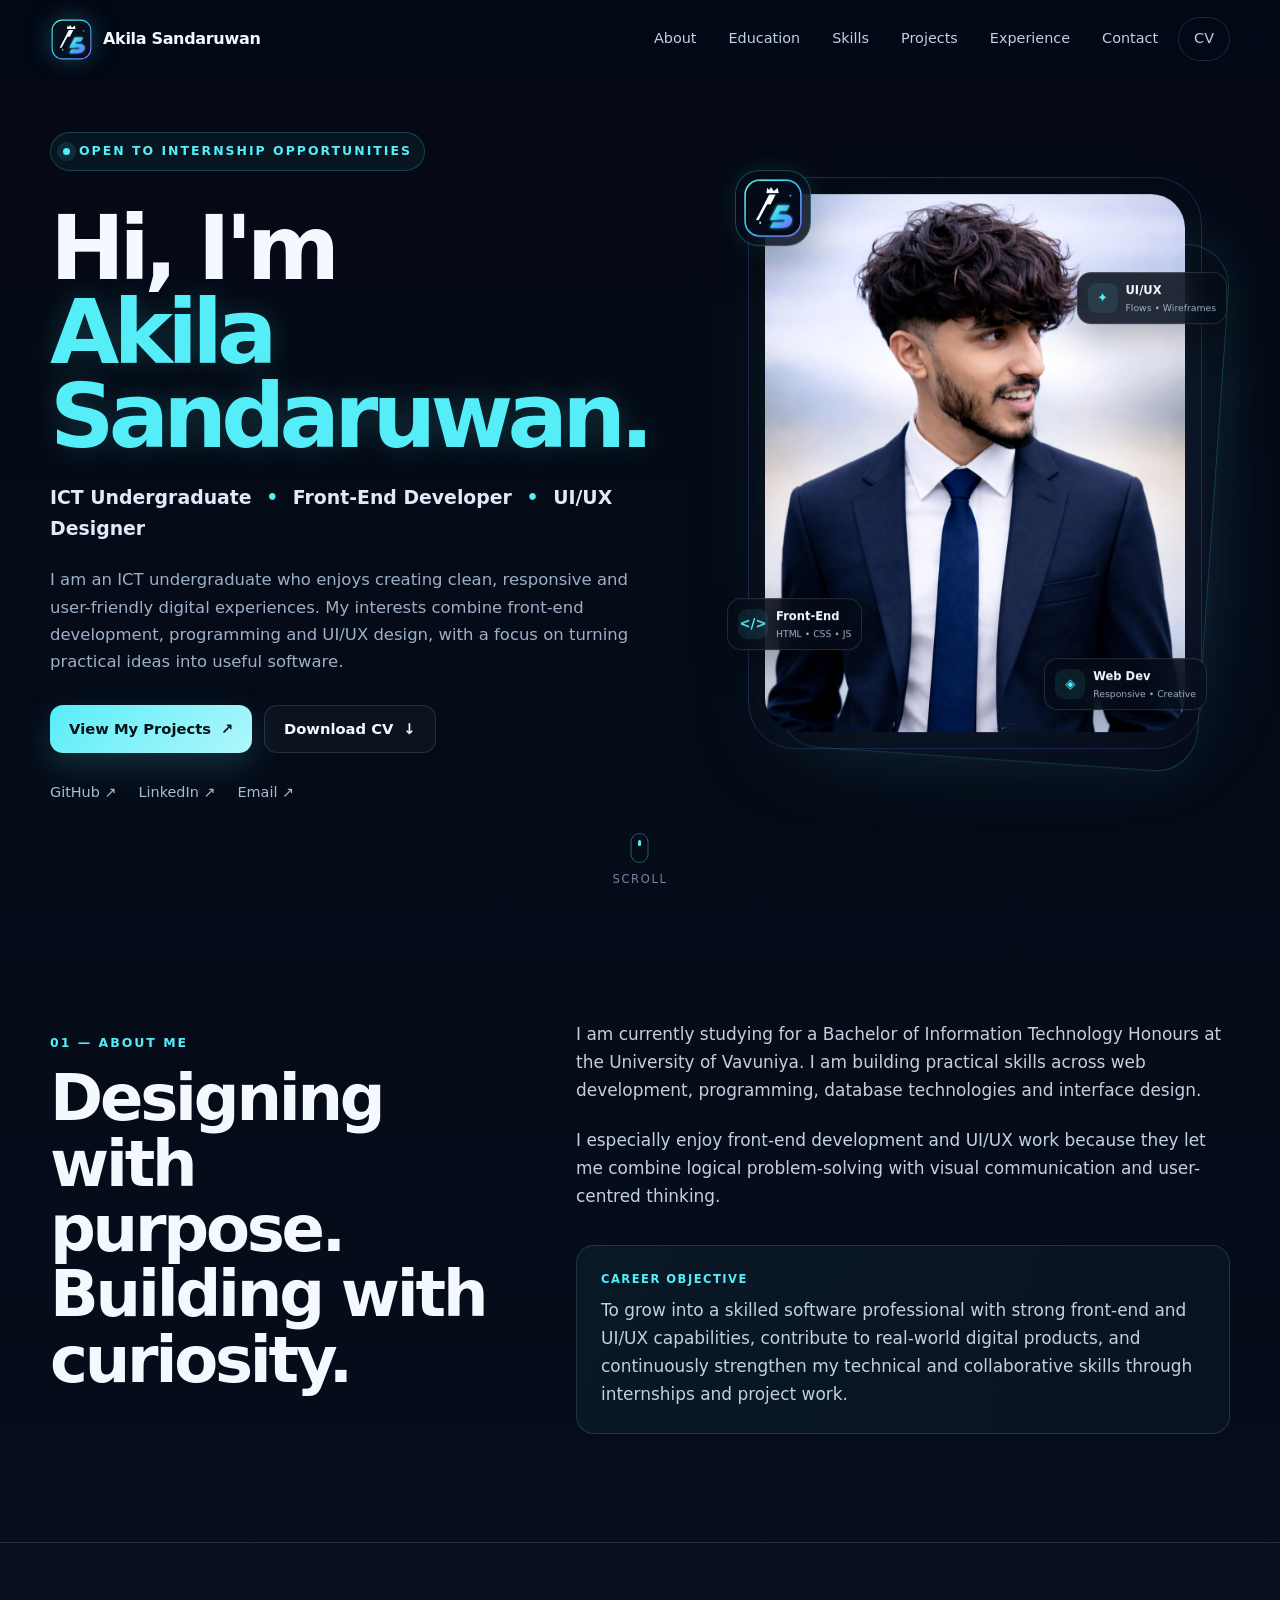
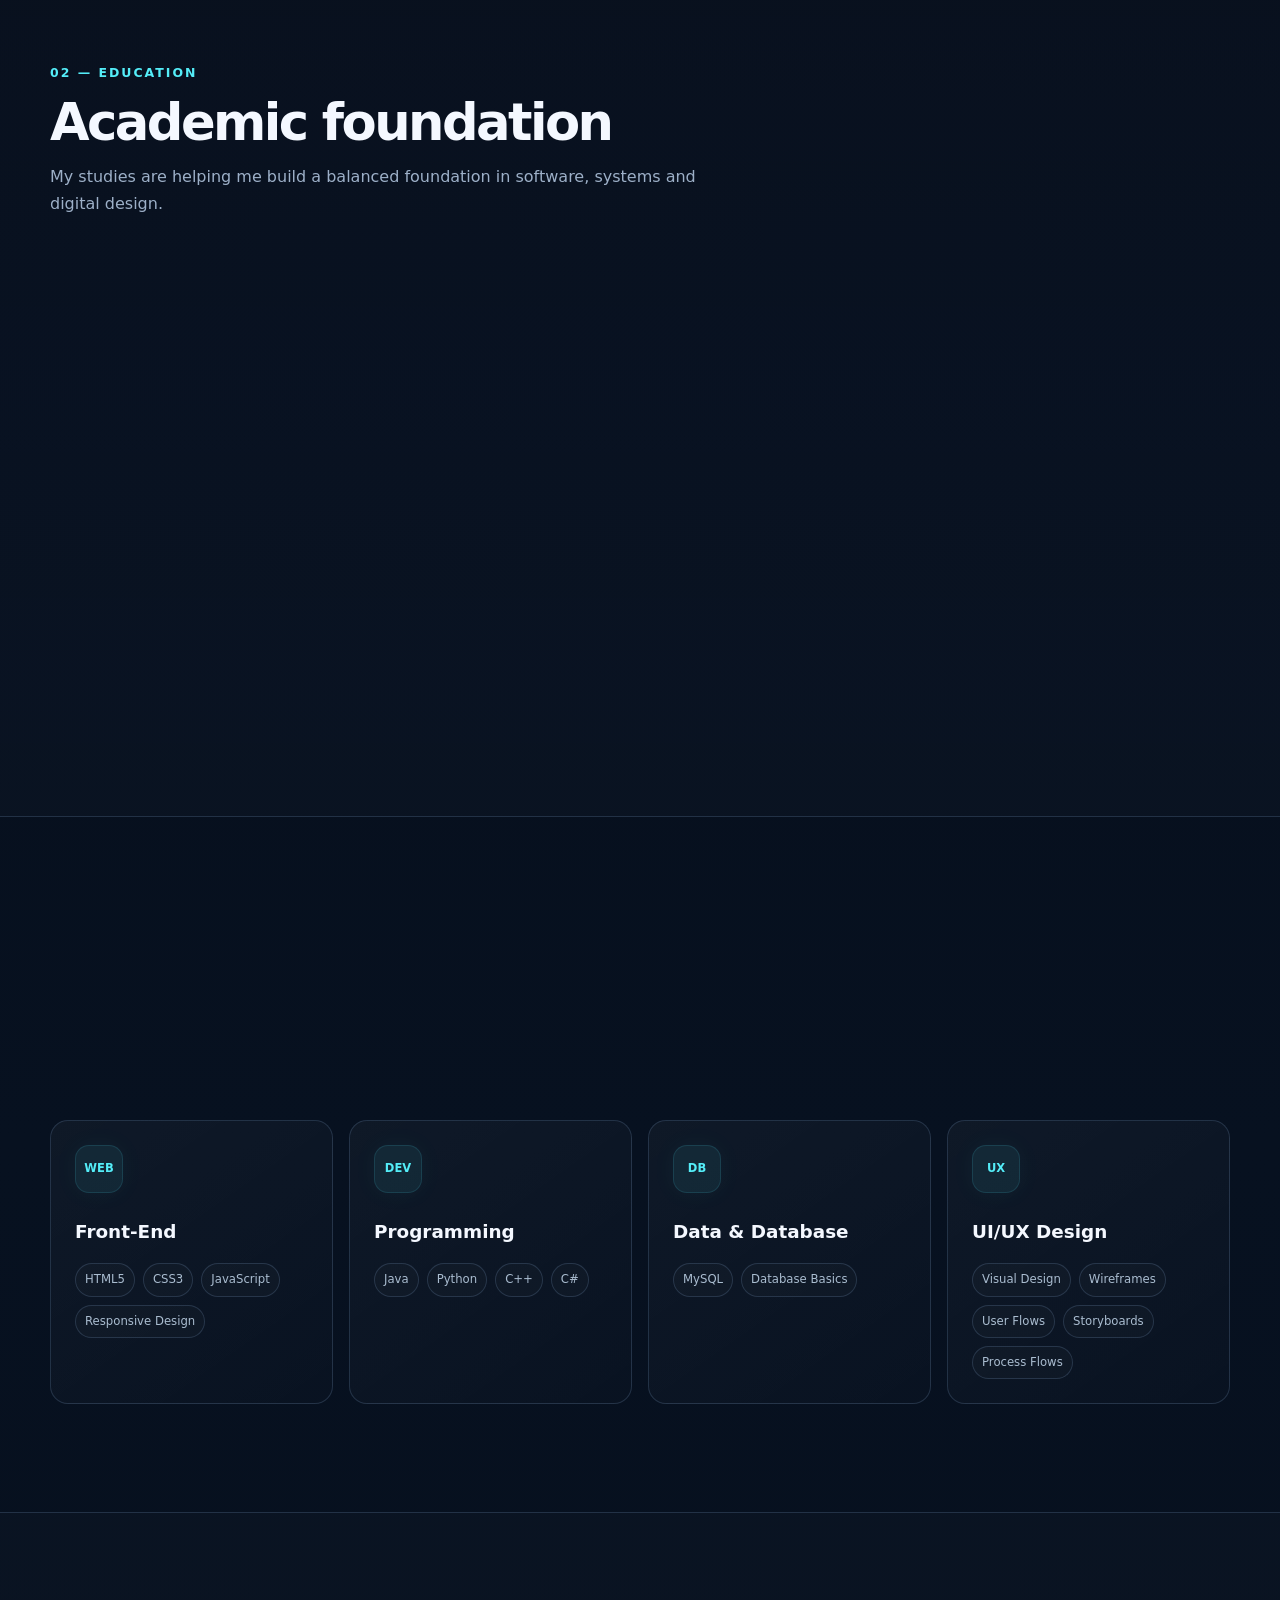
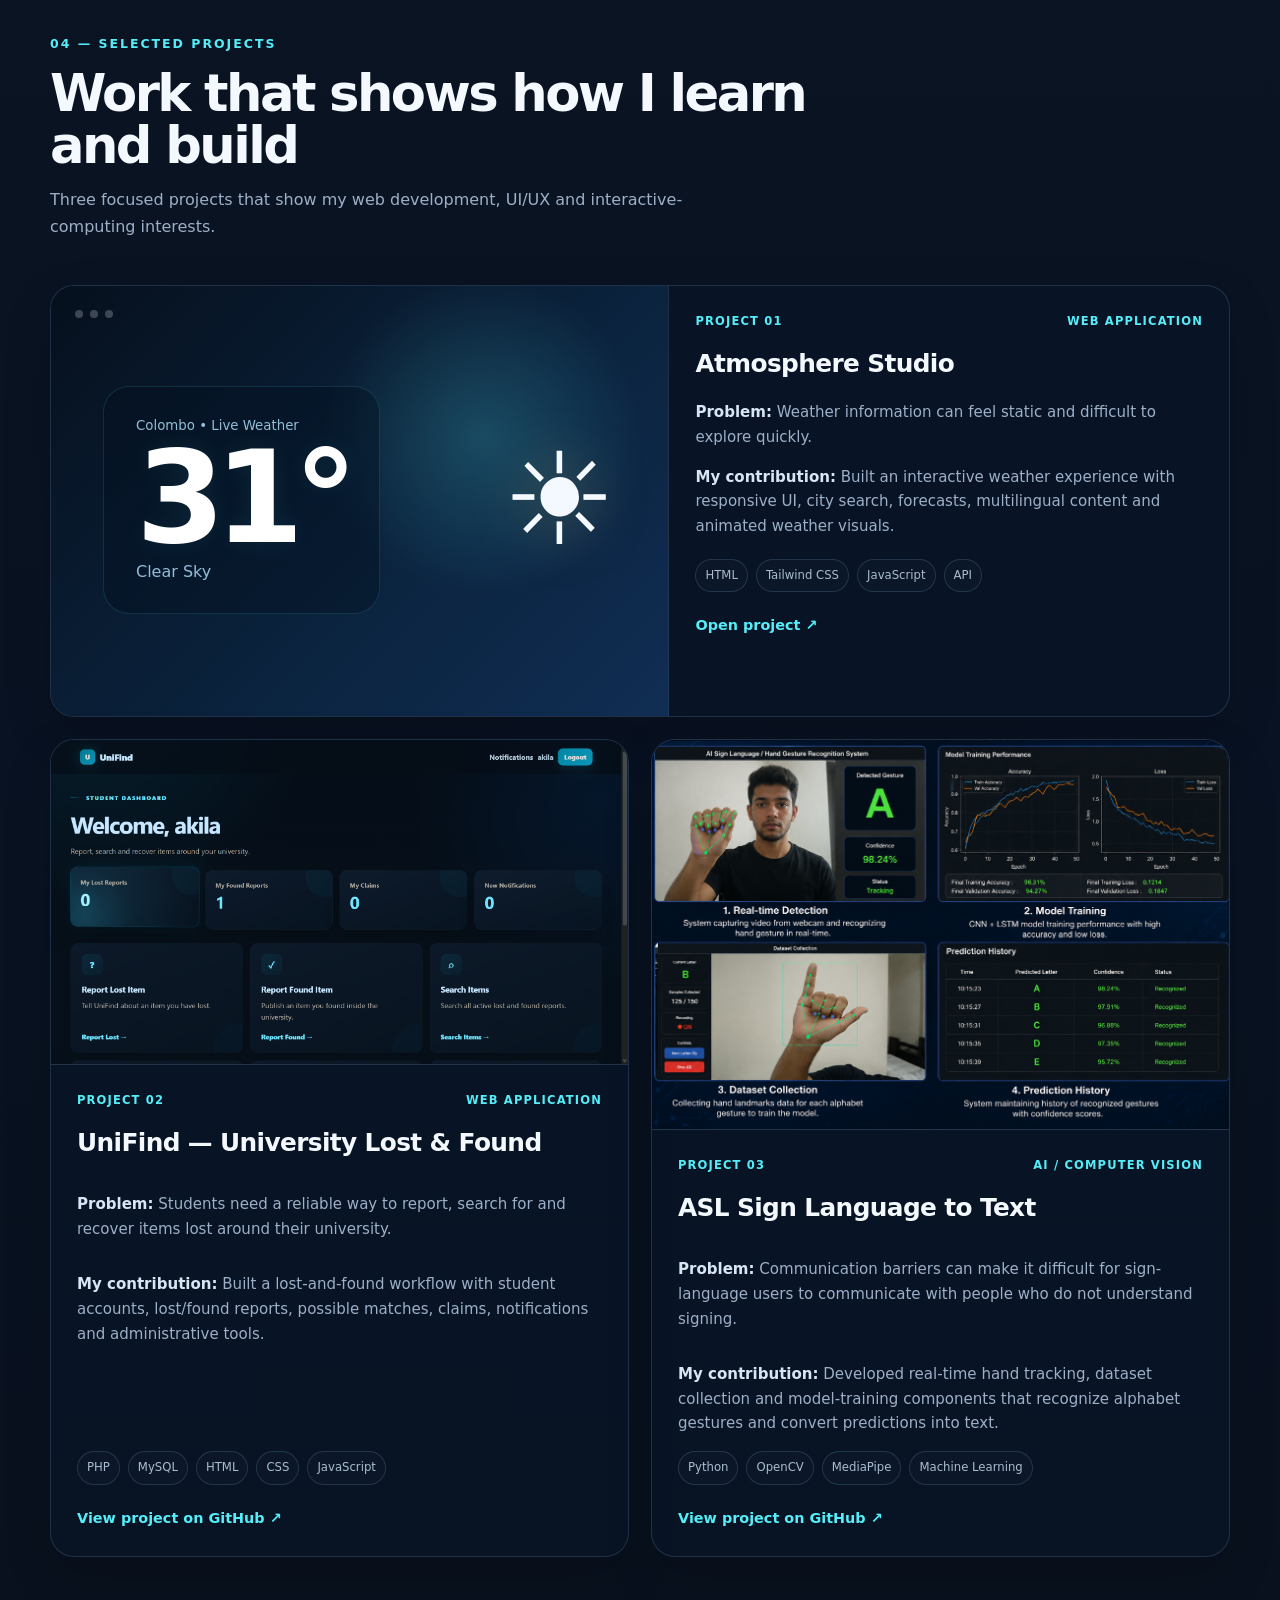
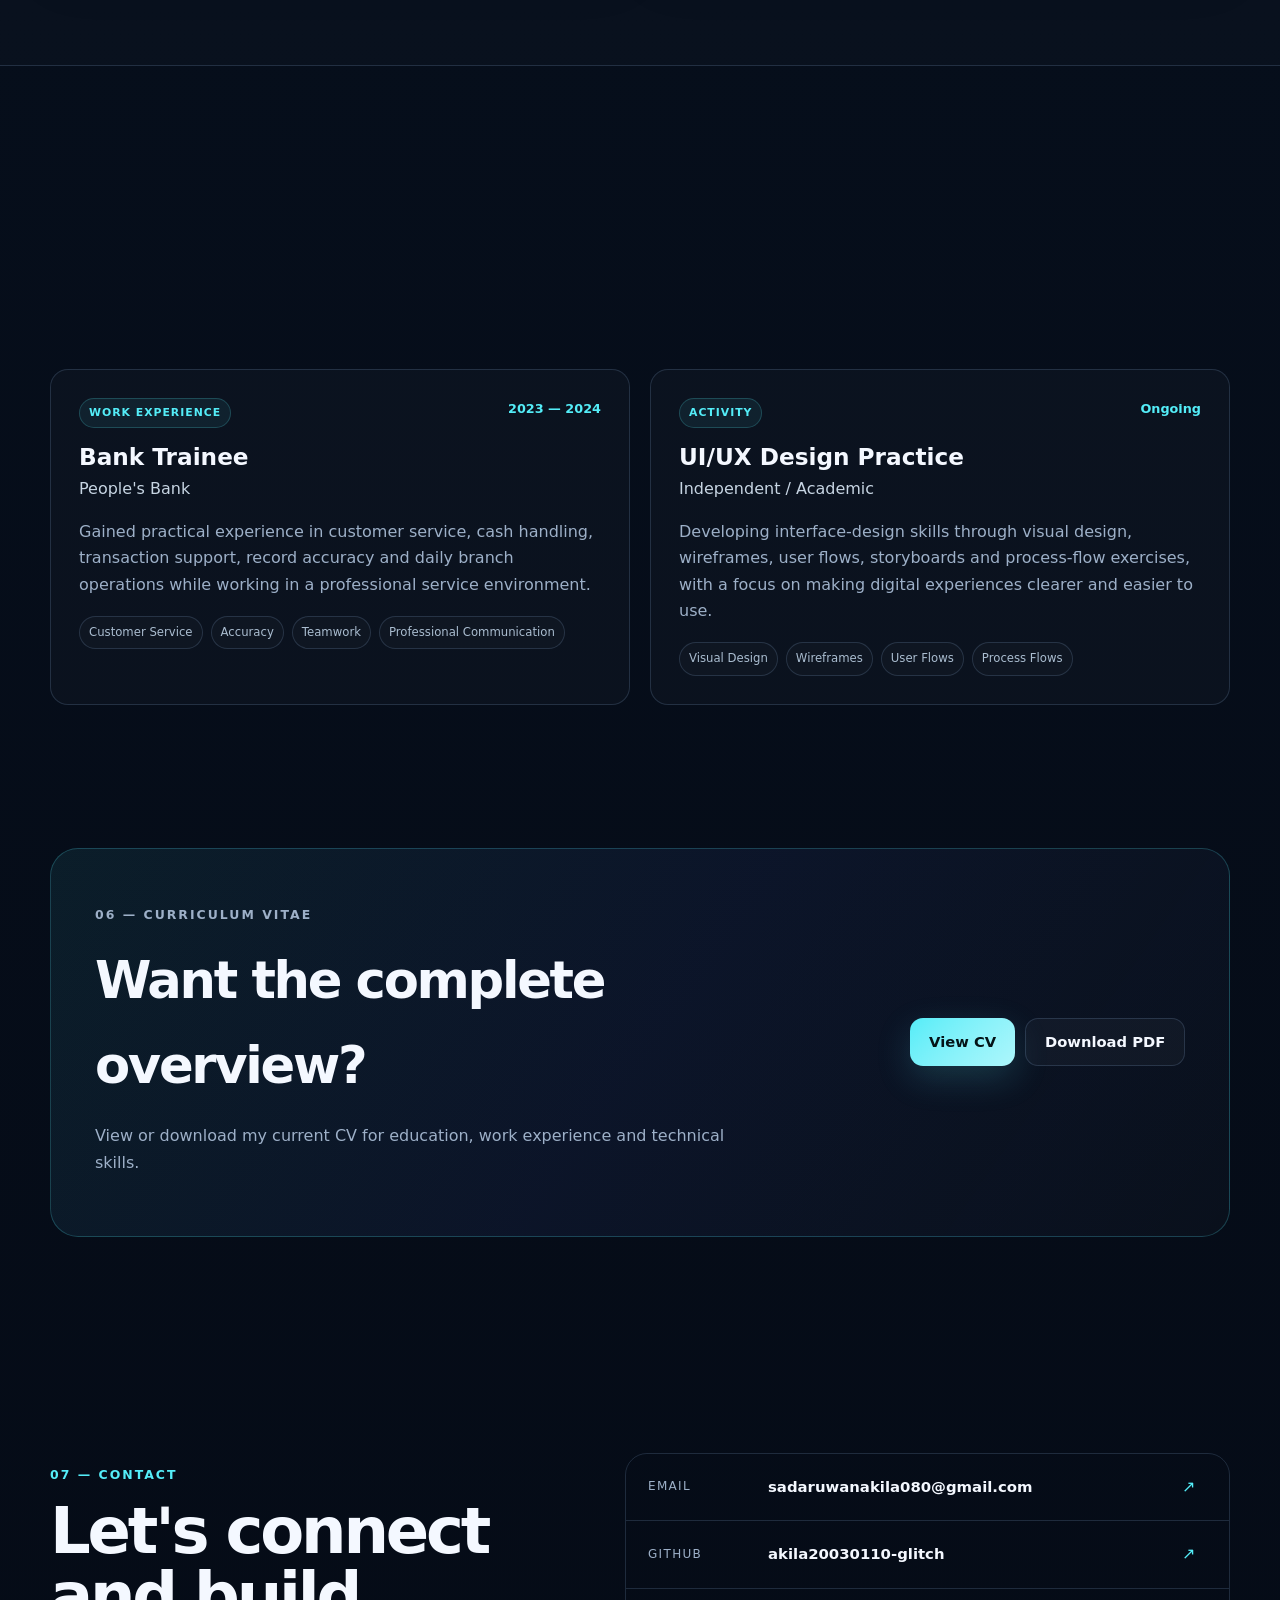
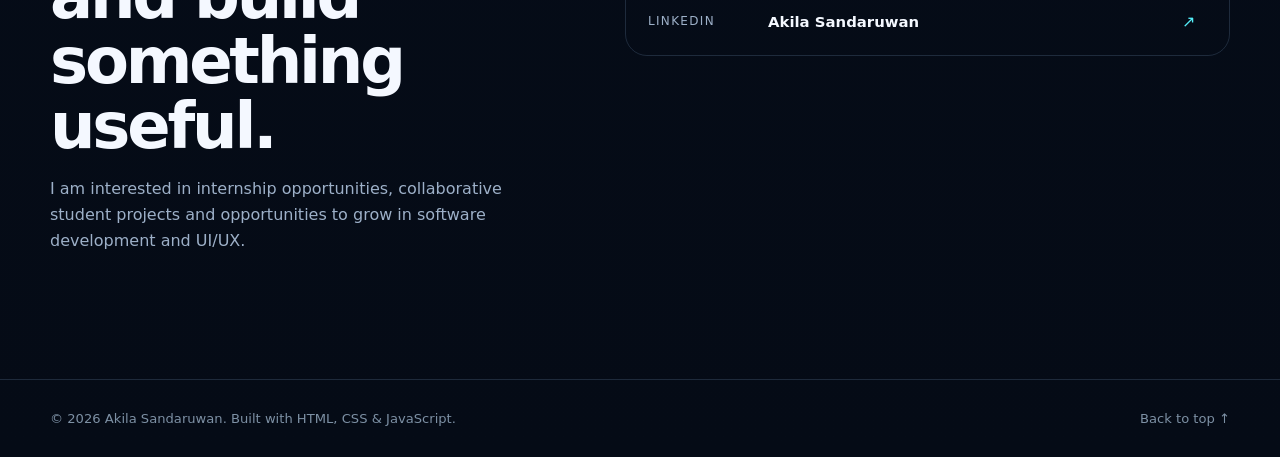
<file: index.html>
<!DOCTYPE html>
<html lang="en">
<head>
  <meta charset="UTF-8" />
  <meta name="viewport" content="width=device-width, initial-scale=1.0" />
  <meta name="description" content="Professional portfolio of Akila Sandaruwan, ICT undergraduate, front-end developer and UI/UX designer." />
  <meta name="theme-color" content="#07101d" />
  <title>Akila Sandaruwan | Portfolio</title>
  <link rel="icon" href="assets/as-logo.svg" type="image/svg+xml" />
  <link rel="stylesheet" href="styles.css" />
</head>
<body>
  <a class="skip-link" href="#main">Skip to content</a>

  <div class="theme-flow" aria-hidden="true">
    <span class="flow-orb orb-a"></span>
    <span class="flow-orb orb-b"></span>
    <span class="flow-orb orb-c"></span>
  </div>
  <div class="noise-layer" aria-hidden="true"></div>
  <div id="spark-field" aria-hidden="true"></div>

  <header class="site-header" id="top">
    <nav class="nav container" aria-label="Primary navigation">
      <a class="brand" href="#home" aria-label="Akila Sandaruwan home">
        <img class="brand-logo" src="assets/as-logo.svg" alt="" />
        <span>Akila Sandaruwan</span>
      </a>

      <button class="nav-toggle" type="button" aria-expanded="false" aria-controls="nav-links" aria-label="Open navigation menu">
        <span></span><span></span><span></span>
      </button>

      <div class="nav-links" id="nav-links">
        <a class="nav-link glow-follow" href="#about">About</a>
        <a class="nav-link glow-follow" href="#education">Education</a>
        <a class="nav-link glow-follow" href="#skills">Skills</a>
        <a class="nav-link glow-follow" href="#projects">Projects</a>
        <a class="nav-link glow-follow" href="#experience">Experience</a>
        <a class="nav-link glow-follow" href="#contact">Contact</a>
        <a class="nav-cv glow-follow" href="assets/Akila_Sandaruwan_CV.pdf" target="_blank" rel="noopener">CV</a>
      </div>
    </nav>
  </header>

  <main id="main">
    <section class="hero section" id="home">
      <div class="container hero-grid">
        <div class="hero-copy reveal reveal-left">
          <p class="eyebrow"><span class="status-dot"></span> Open to internship opportunities</p>
          <h1>Hi, I'm <span>Akila Sandaruwan.</span></h1>
          <p class="hero-title">ICT Undergraduate <b>•</b> Front-End Developer <b>•</b> UI/UX Designer</p>
          <p class="hero-intro">
            I am an ICT undergraduate who enjoys creating clean, responsive and user-friendly digital experiences. My interests combine front-end development, programming and UI/UX design, with a focus on turning practical ideas into useful software.
          </p>
          <div class="hero-actions">
            <a class="btn btn-primary magnetic" href="#projects">View My Projects <span>↗</span></a>
            <a class="btn btn-secondary magnetic" href="assets/Akila_Sandaruwan_CV.pdf" download>Download CV <span>↓</span></a>
          </div>
          <div class="social-row" aria-label="Professional links">
            <a href="https://github.com/akila20030110-glitch" target="_blank" rel="noopener">GitHub ↗</a>
            <a href="https://www.linkedin.com/in/akila-sadaruwan-8a9152344/" target="_blank" rel="noopener">LinkedIn ↗</a>
            <a href="mailto:sadaruwanakila080@gmail.com">Email ↗</a>
          </div>
        </div>

        <div class="hero-visual reveal reveal-right">
          <div class="portrait-shell" data-parallax="0.07">
            <div class="portrait-ring"></div>
            <div class="portrait-glow"></div>
            <img src="assets/profile.jpg" alt="Professional portrait of Akila Sandaruwan" />
            <div class="portrait-logo-badge" title="Akila Sandaruwan logo">
              <img src="assets/as-logo.svg" alt="AS logo" />
            </div>
            <div class="floating-card compact-card card-code">
              <span>&lt;/&gt;</span>
              <div><b>Front-End</b><small>HTML • CSS • JS</small></div>
            </div>
            <div class="floating-card compact-card card-design">
              <span>✦</span>
              <div><b>UI/UX</b><small>Flows • Wireframes</small></div>
            </div>
            <div class="floating-card compact-card card-web">
              <span>◈</span>
              <div><b>Web Dev</b><small>Responsive • Creative</small></div>
            </div>
          </div>
        </div>
      </div>
      <a class="scroll-cue" href="#about" aria-label="Scroll to About section"><span></span>Scroll</a>
    </section>

    <section class="section" id="about">
      <div class="container two-column">
        <div class="section-heading reveal reveal-left">
          <p class="section-kicker">01 — About Me</p>
          <h2>Designing with purpose. Building with curiosity.</h2>
        </div>
        <div class="about-panel reveal reveal-right">
          <p>I am currently studying for a Bachelor of Information Technology Honours at the University of Vavuniya. I am building practical skills across web development, programming, database technologies and interface design.</p>
          <p>I especially enjoy front-end development and UI/UX work because they let me combine logical problem-solving with visual communication and user-centred thinking.</p>
          <div class="objective-card hover-water glow-follow">
            <span>Career Objective</span>
            <p>To grow into a skilled software professional with strong front-end and UI/UX capabilities, contribute to real-world digital products, and continuously strengthen my technical and collaborative skills through internships and project work.</p>
          </div>
        </div>
      </div>
    </section>

    <section class="section section-muted" id="education">
      <div class="container">
        <div class="section-heading compact reveal reveal-up">
          <p class="section-kicker">02 — Education</p>
          <h2>Academic foundation</h2>
          <p>My studies are helping me build a balanced foundation in software, systems and digital design.</p>
        </div>

        <div class="timeline reveal reveal-up">
          <article class="timeline-item hover-water glow-follow">
            <div class="timeline-year">2025 — 2028</div>
            <div class="timeline-content">
              <span class="tag">Current</span>
              <h3>Bachelor of Information Technology Honours</h3>
              <p class="muted-strong">University of Vavuniya</p>
              <p>Relevant areas include programming, databases, networking, software development and System Analysis & Design.</p>
            </div>
          </article>
          <article class="timeline-item hover-water glow-follow">
            <div class="timeline-year">2023</div>
            <div class="timeline-content">
              <h3>Certificate Course in Computer Science</h3>
              <p class="muted-strong">IT School</p>
              <p>Developed fundamental knowledge in programming, computer hardware and software, databases and networking through practical learning.</p>
            </div>
          </article>
        </div>
      </div>
    </section>

    <section class="section" id="skills">
      <div class="container">
        <div class="section-heading compact reveal reveal-left">
          <p class="section-kicker">03 — Skills</p>
          <h2>Tools I use to create and solve</h2>
        </div>

        <div class="skills-grid reveal reveal-up">
          <article class="skill-card color-mix-card glow-follow">
            <div class="skill-icon">WEB</div>
            <h3>Front-End</h3>
            <div class="chip-wrap"><span>HTML5</span><span>CSS3</span><span>JavaScript</span><span>Responsive Design</span></div>
          </article>
          <article class="skill-card color-mix-card glow-follow">
            <div class="skill-icon">DEV</div>
            <h3>Programming</h3>
            <div class="chip-wrap"><span>Java</span><span>Python</span><span>C++</span><span>C#</span></div>
          </article>
          <article class="skill-card color-mix-card glow-follow">
            <div class="skill-icon">DB</div>
            <h3>Data & Database</h3>
            <div class="chip-wrap"><span>MySQL</span><span>Database Basics</span></div>
          </article>
          <article class="skill-card color-mix-card glow-follow">
            <div class="skill-icon">UX</div>
            <h3>UI/UX Design</h3>
            <div class="chip-wrap"><span>Visual Design</span><span>Wireframes</span><span>User Flows</span><span>Storyboards</span><span>Process Flows</span></div>
          </article>
        </div>
      </div>
    </section>

    <section class="section section-muted" id="projects">
      <div class="container">
        <div class="section-heading compact reveal reveal-left">
          <p class="section-kicker">04 — Selected Projects</p>
          <h2>Work that shows how I learn and build</h2>
          <p>Three focused projects that show my web development, UI/UX and interactive-computing interests.</p>
        </div>

        <div class="projects-grid three-projects">
          <article class="project-card featured reveal reveal-up hover-lift">
            <a class="project-preview weather-preview" href="projects/atmosphere-studio.html" target="_blank" rel="noopener" aria-label="Open Atmosphere Studio weather application">
              <div class="preview-top"><span></span><span></span><span></span></div>
              <div class="weather-ui">
                <div class="weather-temp-panel glow-follow">
                  <small>Colombo • Live Weather</small>
                  <strong>31°</strong>
                  <span>Clear Sky</span>
                </div>
                <div class="sun">☀</div>
              </div>
            </a>
            <div class="project-body">
              <div class="project-meta"><span>Project 01</span><span>Web Application</span></div>
              <h3>Atmosphere Studio</h3>
              <p class="project-problem"><b>Problem:</b> Weather information can feel static and difficult to explore quickly.</p>
              <p><b>My contribution:</b> Built an interactive weather experience with responsive UI, city search, forecasts, multilingual content and animated weather visuals.</p>
              <div class="project-tools"><span>HTML</span><span>Tailwind CSS</span><span>JavaScript</span><span>API</span></div>
              <a class="text-link" href="projects/atmosphere-studio.html" target="_blank" rel="noopener">Open project ↗</a>
            </div>
          </article>

          <article class="project-card reveal reveal-left hover-lift">
            <a class="project-preview image-preview" href="https://github.com/akila20030110-glitch/UniFind" target="_blank" rel="noopener" aria-label="Open UniFind project on GitHub">
              <img src="images/projects/project%202.png" alt="UniFind student dashboard showing reports, claims and item search" />
            </a>
            <div class="project-body">
              <div class="project-meta"><span>Project 02</span><span>Web Application</span></div>
              <h3>UniFind — University Lost &amp; Found</h3>
              <p class="project-problem"><b>Problem:</b> Students need a reliable way to report, search for and recover items lost around their university.</p>
              <p><b>My contribution:</b> Built a lost-and-found workflow with student accounts, lost/found reports, possible matches, claims, notifications and administrative tools.</p>
              <div class="project-tools"><span>PHP</span><span>MySQL</span><span>HTML</span><span>CSS</span><span>JavaScript</span></div>
              <a class="text-link" href="https://github.com/akila20030110-glitch/UniFind" target="_blank" rel="noopener">View project on GitHub ↗</a>
            </div>
          </article>

          <article class="project-card reveal reveal-right hover-lift">
            <a class="project-preview image-preview" href="https://github.com/akila20030110-glitch/asl-sign-language-to-text" target="_blank" rel="noopener" aria-label="Open ASL sign language to text project on GitHub">
              <img src="images/projects/project%203.png" alt="ASL recognition system showing detection, training, data collection and prediction history" />
            </a>
            <div class="project-body">
              <div class="project-meta"><span>Project 03</span><span>AI / Computer Vision</span></div>
              <h3>ASL Sign Language to Text</h3>
              <p class="project-problem"><b>Problem:</b> Communication barriers can make it difficult for sign-language users to communicate with people who do not understand signing.</p>
              <p><b>My contribution:</b> Developed real-time hand tracking, dataset collection and model-training components that recognize alphabet gestures and convert predictions into text.</p>
              <div class="project-tools"><span>Python</span><span>OpenCV</span><span>MediaPipe</span><span>Machine Learning</span></div>
              <a class="text-link" href="https://github.com/akila20030110-glitch/asl-sign-language-to-text" target="_blank" rel="noopener">View project on GitHub ↗</a>
            </div>
          </article>
        </div>
      </div>
    </section>

    <section class="section" id="experience">
      <div class="container">
        <div class="section-heading compact reveal reveal-left">
          <p class="section-kicker">05 — Experience & Activities</p>
          <h2>Experience beyond the classroom</h2>
        </div>
        <div class="experience-grid">
          <article class="experience-card hover-water glow-follow reveal reveal-left">
            <div class="experience-top"><div><span class="tag">Work Experience</span><h3>Bank Trainee</h3><p>People's Bank</p></div><time>2023 — 2024</time></div>
            <p>Gained practical experience in customer service, cash handling, transaction support, record accuracy and daily branch operations while working in a professional service environment.</p>
            <div class="mini-list"><span>Customer Service</span><span>Accuracy</span><span>Teamwork</span><span>Professional Communication</span></div>
          </article>
          <article class="experience-card hover-water glow-follow reveal reveal-right">
            <div class="experience-top"><div><span class="tag">Activity</span><h3>UI/UX Design Practice</h3><p>Independent / Academic</p></div><time>Ongoing</time></div>
            <p>Developing interface-design skills through visual design, wireframes, user flows, storyboards and process-flow exercises, with a focus on making digital experiences clearer and easier to use.</p>
            <div class="mini-list"><span>Visual Design</span><span>Wireframes</span><span>User Flows</span><span>Process Flows</span></div>
          </article>
        </div>
      </div>
    </section>

    <section class="section cv-section" id="cv">
      <div class="container cv-panel reveal reveal-up hover-water glow-follow">
        <div><p class="section-kicker">06 — Curriculum Vitae</p><h2>Want the complete overview?</h2><p>View or download my current CV for education, work experience and technical skills.</p></div>
        <div class="cv-actions"><a class="btn btn-primary magnetic" href="assets/Akila_Sandaruwan_CV.pdf" target="_blank" rel="noopener">View CV</a><a class="btn btn-secondary magnetic" href="assets/Akila_Sandaruwan_CV.pdf" download>Download PDF</a></div>
      </div>
    </section>

    <section class="section" id="contact">
      <div class="container contact-grid">
        <div class="section-heading reveal reveal-left"><p class="section-kicker">07 — Contact</p><h2>Let's connect and build something useful.</h2><p>I am interested in internship opportunities, collaborative student projects and opportunities to grow in software development and UI/UX.</p></div>
        <div class="contact-card reveal reveal-right">
          <a class="glow-follow" href="mailto:sadaruwanakila080@gmail.com"><span>Email</span><b>sadaruwanakila080@gmail.com</b><i>↗</i></a>
          <a class="glow-follow" href="https://github.com/akila20030110-glitch" target="_blank" rel="noopener"><span>GitHub</span><b>akila20030110-glitch</b><i>↗</i></a>
          <a class="glow-follow" href="https://www.linkedin.com/in/akila-sadaruwan-8a9152344/" target="_blank" rel="noopener"><span>LinkedIn</span><b>Akila Sandaruwan</b><i>↗</i></a>
        </div>
      </div>
    </section>
  </main>

  <footer class="footer">
    <div class="container footer-inner"><p>© <span id="year"></span> Akila Sandaruwan. Built with HTML, CSS & JavaScript.</p><a href="#top">Back to top ↑</a></div>
  </footer>

  <script src="script.js"></script>
</body>
</html>
</file>
<file: styles.css>
:root {
  --bg: #050b16;
  --bg-soft: #081426;
  --panel: rgba(9, 22, 42, .76);
  --panel-2: rgba(12, 30, 55, .68);
  --text: #f4f8ff;
  --muted: #9db0c8;
  --line: rgba(164, 206, 255, .16);
  --hue: 184;
  --hue2: 222;
  --accent: hsl(var(--hue) 92% 65%);
  --accent-2: hsl(var(--hue2) 92% 68%);
  --accent-rgb: 74, 240, 225;
  --accent2-rgb: 88, 144, 255;
  --radius-lg: 28px;
  --radius-md: 18px;
  --shadow: 0 24px 70px rgba(0,0,0,.33);
  --max: 1180px;
  --scroll-progress: 0;
}

*{box-sizing:border-box}
html{scroll-behavior:smooth;background:var(--bg)}
body{margin:0;color:var(--text);font-family:Inter,ui-sans-serif,system-ui,-apple-system,BlinkMacSystemFont,"Segoe UI",sans-serif;line-height:1.65;overflow-x:hidden;background:linear-gradient(180deg,#040914 0%,#071120 40%,#050b16 100%)}
a{color:inherit;text-decoration:none} img{max-width:100%;display:block} button,a{-webkit-tap-highlight-color:transparent} button{font:inherit}
::selection{background:var(--accent);color:#041218}

.skip-link{position:fixed;left:16px;top:-60px;z-index:9999;padding:10px 14px;background:#fff;color:#000;border-radius:8px}.skip-link:focus{top:16px}
.container{width:min(calc(100% - 40px),var(--max));margin-inline:auto}.section{position:relative;padding:108px 0;isolation:isolate}.section-muted{background:linear-gradient(180deg,rgba(255,255,255,.012),rgba(var(--accent2-rgb),.025),rgba(255,255,255,.012));border-block:1px solid var(--line)}

.theme-flow{position:fixed;inset:-20vh -15vw;z-index:-4;pointer-events:none;overflow:hidden;filter:saturate(1.25)}
.flow-orb{position:absolute;border-radius:50%;filter:blur(85px);opacity:.18;will-change:transform,background}
.orb-a{width:520px;height:520px;left:-6%;top:0;background:radial-gradient(circle,var(--accent),transparent 67%)}
.orb-b{width:650px;height:650px;right:-8%;top:27%;background:radial-gradient(circle,var(--accent-2),transparent 68%)}
.orb-c{width:500px;height:500px;left:28%;bottom:-15%;background:radial-gradient(circle,color-mix(in srgb,var(--accent) 45%,var(--accent-2)),transparent 68%)}
.noise-layer{position:fixed;inset:0;z-index:-3;pointer-events:none;opacity:.14;background-image:radial-gradient(rgba(255,255,255,.16) .55px,transparent .55px);background-size:5px 5px;mask-image:linear-gradient(to bottom,rgba(0,0,0,.25),rgba(0,0,0,.05))}
#spark-field{position:fixed;inset:0;z-index:-2;pointer-events:none;overflow:hidden}.spark{position:absolute;width:3px;height:3px;border-radius:50%;background:var(--accent);box-shadow:0 0 12px var(--accent);opacity:.35;animation:driftSpark var(--dur) linear infinite;animation-delay:var(--delay)}
@keyframes driftSpark{0%{transform:translate3d(0,20vh,0) scale(.6);opacity:0}15%{opacity:.42}100%{transform:translate3d(var(--dx),-120vh,0) scale(1.35);opacity:0}}

.site-header{position:fixed;inset:0 0 auto;z-index:1000;background:rgba(4,10,21,.67);backdrop-filter:blur(18px) saturate(1.2);border-bottom:1px solid transparent;transition:transform .45s cubic-bezier(.22,.61,.36,1),background .3s,border-color .3s,box-shadow .3s;will-change:transform}.site-header.scrolled{border-color:var(--line);box-shadow:0 10px 45px rgba(0,0,0,.22);background:rgba(4,10,21,.82)}.site-header.header-hidden{transform:translateY(-110%)}
.nav{height:78px;display:flex;align-items:center;justify-content:space-between;gap:24px}.brand{display:inline-flex;align-items:center;gap:10px;font-weight:820;letter-spacing:-.02em}.brand-logo{width:43px;height:43px;filter:drop-shadow(0 0 12px rgba(var(--accent-rgb),.24))}.nav-links{display:flex;align-items:center;gap:8px;color:#bdd0e8;font-size:.9rem}.nav-link,.nav-cv{position:relative;isolation:isolate;padding:9px 12px;border-radius:999px;overflow:hidden;transition:color .25s,transform .25s,border-color .25s}.nav-link::before,.nav-cv::before{content:"";position:absolute;inset:-1px;z-index:-1;border-radius:inherit;background:radial-gradient(95px circle at var(--mx,50%) var(--my,50%),rgba(var(--accent-rgb),.42),rgba(var(--accent2-rgb),.22) 35%,transparent 72%);opacity:0;transition:opacity .28s ease;filter:blur(1px)}.nav-link:hover::before,.nav-cv:hover::before{opacity:1}.nav-link:hover,.nav-link.active,.nav-cv:hover{color:white;text-shadow:0 0 18px rgba(var(--accent-rgb),.55)}.nav-link.active{background:rgba(var(--accent-rgb),.07);border:1px solid rgba(var(--accent-rgb),.18)}.nav-cv{border:1px solid var(--line);padding-inline:15px}.nav-toggle{display:none;width:42px;height:42px;border:1px solid var(--line);background:rgba(255,255,255,.02);border-radius:12px;padding:10px}.nav-toggle span{display:block;height:2px;background:white;margin:5px 0;border-radius:4px}

.hero{min-height:100vh;display:grid;align-items:center;padding-top:120px;overflow:hidden}.hero-grid{display:grid;grid-template-columns:1.08fr .92fr;gap:70px;align-items:center}.eyebrow,.section-kicker{color:var(--accent);font-size:.78rem;font-weight:850;text-transform:uppercase;letter-spacing:.16em}.eyebrow{display:inline-flex;align-items:center;gap:9px;padding:8px 12px;border:1px solid rgba(var(--accent-rgb),.2);border-radius:999px;background:rgba(var(--accent-rgb),.055)}.status-dot{width:7px;height:7px;border-radius:50%;background:var(--accent);box-shadow:0 0 0 6px rgba(var(--accent-rgb),.1);animation:pulseDot 2.2s ease-in-out infinite}@keyframes pulseDot{50%{box-shadow:0 0 0 10px rgba(var(--accent-rgb),0)}}
.hero h1{margin:22px 0 12px;max-width:780px;font-size:clamp(3.4rem,7vw,6.5rem);line-height:.94;letter-spacing:-.065em}.hero h1 span{display:block;color:var(--accent);text-shadow:0 0 28px rgba(var(--accent-rgb),.18)}
.hero-title{margin:24px 0 0;font-weight:650;color:#dfeafa;font-size:clamp(1rem,2vw,1.18rem)}.hero-title b{color:var(--accent);padding-inline:8px}.hero-intro{max-width:670px;margin:22px 0 0;color:var(--muted);font-size:1.03rem}.hero-actions{display:flex;flex-wrap:wrap;gap:12px;margin-top:30px}.btn{display:inline-flex;align-items:center;justify-content:center;gap:10px;min-height:48px;padding:0 19px;border-radius:13px;font-weight:800;font-size:.92rem;transition:transform .25s,border-color .25s,background .25s,box-shadow .25s;will-change:transform}.btn:hover{transform:translateY(-3px)}.btn-primary{color:#041316;background:linear-gradient(135deg,var(--accent),color-mix(in srgb,var(--accent) 48%,white));box-shadow:0 12px 35px rgba(var(--accent-rgb),.17)}.btn-primary:hover{box-shadow:0 18px 50px rgba(var(--accent-rgb),.28)}.btn-secondary{border:1px solid var(--line);background:rgba(255,255,255,.03)}.btn-secondary:hover{border-color:rgba(var(--accent2-rgb),.42);background:rgba(var(--accent2-rgb),.06)}.social-row{display:flex;flex-wrap:wrap;gap:22px;margin-top:28px;color:#a9bdd0;font-size:.9rem}.social-row a{transition:.25s}.social-row a:hover{color:var(--accent);transform:translateY(-2px)}

.hero-visual{display:flex;justify-content:center}.portrait-shell{width:min(100%,420px);aspect-ratio:.78;position:relative;border-radius:34px;will-change:transform;transition:transform .15s linear}.portrait-shell::before{content:"";position:absolute;inset:7% -7% -5% 7%;border:1px solid rgba(var(--accent-rgb),.22);border-radius:42px;transform:rotate(4deg);box-shadow:0 0 60px rgba(var(--accent-rgb),.08)}.portrait-shell img{width:100%;height:100%;object-fit:cover;object-position:50% 20%;border-radius:34px;position:relative;z-index:2;filter:saturate(.94) contrast(1.04);box-shadow:var(--shadow)}.portrait-ring{position:absolute;inset:-17px;border:1px solid rgba(var(--accent2-rgb),.28);border-radius:47px;z-index:0;animation:ringBreath 5s ease-in-out infinite}@keyframes ringBreath{50%{transform:scale(1.025);box-shadow:0 0 45px rgba(var(--accent2-rgb),.14)}}.portrait-glow{position:absolute;inset:10% 0 0 8%;border-radius:44px;background:linear-gradient(135deg,rgba(var(--accent-rgb),.23),rgba(var(--accent2-rgb),.2));filter:blur(48px);z-index:-1;animation:glowFloat 6s ease-in-out infinite alternate}@keyframes glowFloat{to{transform:translate(16px,-10px) scale(1.06)}}
.portrait-logo-badge{position:absolute;left:-30px;top:-24px;z-index:6;width:76px;height:76px;border-radius:24px;background:rgba(5,12,24,.84);border:1px solid rgba(var(--accent-rgb),.28);box-shadow:0 18px 45px rgba(0,0,0,.28),0 0 28px rgba(var(--accent-rgb),.12);backdrop-filter:blur(12px);display:grid;place-items:center;animation:badgeFloat 4.8s ease-in-out infinite}.portrait-logo-badge img{width:62px;height:62px;object-fit:contain;border-radius:18px;box-shadow:none}@keyframes badgeFloat{50%{transform:translateY(-8px) rotate(-2deg)}}
.floating-card{position:absolute;z-index:5;display:flex;align-items:center;gap:8px;padding:8px 10px;background:rgba(5,12,24,.86);backdrop-filter:blur(14px);border:1px solid rgba(255,255,255,.13);border-radius:14px;box-shadow:0 15px 38px rgba(0,0,0,.28);animation:floatCard 4.5s ease-in-out infinite}.floating-card>span{display:grid;place-items:center;width:30px;height:30px;border-radius:9px;background:rgba(var(--accent-rgb),.09);color:var(--accent);font-weight:900;font-size:.83rem}.floating-card b{display:block;font-size:.72rem}.floating-card small{display:block;color:var(--muted);font-size:.58rem;white-space:nowrap}.card-code{left:-38px;bottom:82px;animation-delay:-1.5s}.card-design{right:-42px;top:78px;animation-delay:-.5s}.card-web{right:-22px;bottom:22px;animation-delay:-2.5s}@keyframes floatCard{50%{transform:translateY(-8px)}}
.scroll-cue{position:absolute;bottom:24px;left:50%;transform:translateX(-50%);color:#72869f;font-size:.72rem;letter-spacing:.14em;text-transform:uppercase;display:flex;flex-direction:column;align-items:center;gap:7px}.scroll-cue span{width:18px;height:30px;border:1px solid rgba(var(--accent-rgb),.35);border-radius:999px;position:relative}.scroll-cue span::after{content:"";position:absolute;left:50%;top:6px;width:3px;height:6px;border-radius:5px;background:var(--accent);transform:translateX(-50%);animation:scrollDot 1.7s ease-in-out infinite}@keyframes scrollDot{70%{transform:translate(-50%,10px);opacity:.1}}

.two-column{display:grid;grid-template-columns:.8fr 1.2fr;gap:90px;align-items:start}.section-heading h2{margin:8px 0 0;font-size:clamp(2.2rem,5vw,4.3rem);line-height:1.02;letter-spacing:-.05em}.section-heading.compact{max-width:760px;margin-bottom:45px}.section-heading.compact h2{font-size:clamp(2rem,4vw,3.35rem)}.section-heading>p:last-child{color:var(--muted);max-width:690px}.about-panel{color:#c3d0df;font-size:1.06rem}.about-panel>p{margin-top:0;margin-bottom:22px}
.objective-card{position:relative;overflow:hidden;margin-top:34px;padding:24px;border-radius:var(--radius-md);border:1px solid var(--line);background:linear-gradient(135deg,rgba(var(--accent-rgb),.055),rgba(var(--accent2-rgb),.045));transition:border-color .3s,transform .3s,box-shadow .3s}.objective-card span{display:block;color:var(--accent);text-transform:uppercase;letter-spacing:.13em;font-size:.72rem;font-weight:900;margin-bottom:8px}.objective-card p{margin:0}

.hover-water,.glow-follow{--mx:50%;--my:50%}.hover-water::after,.color-mix-card::after,.weather-temp-panel::after{content:"";position:absolute;inset:-1px;pointer-events:none;border-radius:inherit;background:radial-gradient(180px circle at var(--mx) var(--my),rgba(var(--accent-rgb),.18),rgba(var(--accent2-rgb),.11) 33%,transparent 72%);opacity:0;transition:opacity .35s ease}.hover-water:hover::after,.color-mix-card:hover::after,.weather-temp-panel:hover::after{opacity:1}.hover-water:hover{border-color:rgba(var(--accent-rgb),.38);box-shadow:0 18px 45px rgba(var(--accent-rgb),.08),0 0 0 1px rgba(var(--accent2-rgb),.05) inset}

.timeline{border-top:1px solid var(--line)}.timeline-item{position:relative;overflow:hidden;display:grid;grid-template-columns:180px 1fr;gap:40px;padding:34px 18px;border-bottom:1px solid var(--line);border-radius:16px;transition:background .3s,transform .3s,border-color .3s}.timeline-item:hover{background:rgba(var(--accent-rgb),.025);transform:translateX(4px)}.timeline-year{color:var(--accent);font-size:.85rem;font-weight:800;letter-spacing:.08em}.timeline-content h3{margin:5px 0;font-size:1.45rem;letter-spacing:-.02em}.timeline-content p{margin:8px 0 0;color:var(--muted)}.muted-strong{color:#d9e6f4!important;font-weight:700}.tag{display:inline-flex;width:fit-content;padding:5px 9px;border:1px solid rgba(var(--accent-rgb),.2);background:rgba(var(--accent-rgb),.07);color:var(--accent);border-radius:999px;font-size:.68rem;font-weight:850;text-transform:uppercase;letter-spacing:.09em}

.skills-grid{display:grid;grid-template-columns:repeat(4,1fr);gap:16px}.skill-card{position:relative;overflow:hidden;isolation:isolate;min-height:245px;padding:24px;border:1px solid var(--line);border-radius:var(--radius-md);background:linear-gradient(145deg,rgba(255,255,255,.035),rgba(255,255,255,.012));transition:transform .35s cubic-bezier(.2,.8,.2,1),border-color .3s,box-shadow .3s,background .35s}.skill-card::before{content:"";position:absolute;inset:0;z-index:-2;background:linear-gradient(135deg,rgba(var(--accent-rgb),.16),rgba(var(--accent2-rgb),.13));opacity:0;transition:opacity .45s}.skill-card:hover{transform:translateY(-7px) scale(1.01);border-color:rgba(var(--accent-rgb),.42);box-shadow:0 22px 55px rgba(var(--accent2-rgb),.11)}.skill-card:hover::before{opacity:1}.skill-icon{display:grid;place-items:center;width:48px;height:48px;border-radius:14px;background:rgba(var(--accent-rgb),.075);color:var(--accent);font-size:.72rem;font-weight:900;border:1px solid rgba(var(--accent-rgb),.12);box-shadow:0 0 25px rgba(var(--accent-rgb),.05)}.skill-card h3{margin:24px 0 16px;font-size:1.15rem}.chip-wrap,.project-tools,.mini-list{display:flex;flex-wrap:wrap;gap:8px}.chip-wrap span,.project-tools span,.mini-list span{padding:6px 9px;border:1px solid var(--line);border-radius:999px;color:#aabdd0;background:rgba(255,255,255,.02);font-size:.73rem;transition:.25s}.skill-card:hover .chip-wrap span{border-color:rgba(var(--accent-rgb),.25);background:rgba(var(--accent-rgb),.05);color:#dbeafe}

.projects-grid{display:grid;grid-template-columns:repeat(2,1fr);gap:22px}.project-card{overflow:hidden;border:1px solid var(--line);border-radius:24px;background:rgba(8,21,39,.78);box-shadow:0 18px 50px rgba(0,0,0,.14);transition:transform .35s cubic-bezier(.2,.8,.2,1),border-color .3s,box-shadow .3s}.project-card:hover{transform:translateY(-7px);border-color:rgba(var(--accent-rgb),.34);box-shadow:0 26px 70px rgba(0,0,0,.24),0 0 42px rgba(var(--accent-rgb),.08)}.project-card.featured{grid-column:span 2;display:grid;grid-template-columns:1.05fr .95fr}.project-preview{min-height:300px;display:block;position:relative;overflow:hidden;background:#0b1729;border-bottom:1px solid var(--line)}.project-preview::after{content:"";position:absolute;inset:-40%;background:linear-gradient(110deg,transparent 35%,rgba(255,255,255,.08) 50%,transparent 65%);transform:translateX(-70%) rotate(10deg);transition:transform .8s ease}.project-card:hover .project-preview::after{transform:translateX(70%) rotate(10deg)}.project-card.featured .project-preview{min-height:430px;border-bottom:0;border-right:1px solid var(--line)}.project-body{padding:26px}.project-meta{display:flex;justify-content:space-between;gap:15px;color:var(--accent);font-size:.72rem;font-weight:850;text-transform:uppercase;letter-spacing:.1em}.project-body h3{margin:13px 0;font-size:1.55rem;letter-spacing:-.025em}.project-body p{color:var(--muted);font-size:.94rem}.project-body b{color:#d8e6f3}.project-tools{margin-top:20px}.text-link{display:inline-flex;margin-top:22px;color:var(--accent);font-weight:800;font-size:.9rem;transition:.25s}.text-link:hover{transform:translateX(4px);text-shadow:0 0 16px rgba(var(--accent-rgb),.45)}
.weather-preview{padding:24px;background:radial-gradient(circle at 70% 35%,rgba(var(--accent-rgb),.20),transparent 31%),linear-gradient(135deg,#06101d,#0b2440 62%,#102d53)}.preview-top{display:flex;gap:7px}.preview-top span{width:8px;height:8px;background:rgba(255,255,255,.22);border-radius:50%}.weather-ui{height:calc(100% - 18px);display:flex;align-items:center;justify-content:space-between;padding:15px 28px}.weather-temp-panel{position:relative;overflow:hidden;border-radius:26px;padding:28px 32px;background:rgba(4,15,30,.40);border:1px solid rgba(var(--accent-rgb),.13);transition:background .45s,border-color .35s,box-shadow .35s,transform .35s}.weather-temp-panel:hover{background:linear-gradient(135deg,rgba(var(--accent-rgb),.16),rgba(var(--accent2-rgb),.11));border-color:rgba(var(--accent-rgb),.42);box-shadow:0 0 50px rgba(var(--accent-rgb),.14);transform:scale(1.025)}.weather-ui small,.weather-ui span{display:block;color:#93bed7}.weather-ui strong{display:block;font-size:clamp(5rem,10vw,8rem);line-height:.95;letter-spacing:-.08em;color:white;text-shadow:0 0 24px rgba(var(--accent-rgb),.08);transition:text-shadow .35s}.weather-temp-panel:hover strong{text-shadow:0 0 38px rgba(var(--accent-rgb),.28)}.sun{font-size:clamp(5rem,10vw,8rem);filter:drop-shadow(0 0 28px rgba(255,209,87,.25));animation:sunFloat 4s ease-in-out infinite}@keyframes sunFloat{50%{transform:translateY(-8px) rotate(6deg)}}
.linkedin-preview{background:radial-gradient(circle at 20% 20%,rgba(10,102,194,.38),transparent 40%),linear-gradient(145deg,#07101c,#0a1b31)}.linkedin-scene{height:100%;display:flex;align-items:center;gap:24px;padding:38px}.linkedin-logo{width:76px;height:76px;border-radius:20px;background:#0a66c2;display:grid;place-items:center;font-size:2.4rem;font-weight:900;box-shadow:0 20px 50px rgba(10,102,194,.32)}.linkedin-copy{display:flex;flex-direction:column;gap:4px;max-width:320px}.linkedin-copy small{color:#7cc8ff;letter-spacing:.16em;font-weight:800}.linkedin-copy strong{font-size:1.55rem}.linkedin-copy span{color:#9cb3c9;font-size:.9rem}.linkedin-arrow{margin-left:auto;width:48px;height:48px;border:1px solid rgba(255,255,255,.16);border-radius:50%;display:grid;place-items:center;font-size:1.4rem}
.student-preview{padding:28px;background:radial-gradient(circle at 80% 20%,rgba(var(--accent-rgb),.20),transparent 38%),linear-gradient(145deg,#07111f,#0c1f39)}.dash-window{height:100%;min-height:244px;border:1px solid rgba(255,255,255,.12);border-radius:20px;display:grid;grid-template-columns:72px 1fr;background:rgba(7,15,29,.76);box-shadow:0 24px 60px rgba(0,0,0,.24);overflow:hidden;transform:perspective(700px) rotateX(3deg) rotateY(-4deg)}.dash-sidebar{padding:24px 15px;background:rgba(var(--accent2-rgb),.07);display:flex;flex-direction:column;gap:13px}.dash-sidebar i{height:18px;border-radius:6px;background:rgba(var(--accent-rgb),.14)}.dash-content{padding:22px}.dash-head{height:20px;width:52%;border-radius:999px;background:rgba(255,255,255,.12)}.dash-stats{display:grid;grid-template-columns:repeat(3,1fr);gap:10px;margin:22px 0}.dash-stats i{height:58px;border-radius:12px;background:linear-gradient(135deg,rgba(var(--accent-rgb),.14),rgba(var(--accent2-rgb),.08));border:1px solid rgba(var(--accent-rgb),.12)}.dash-table{height:90px;border-radius:12px;background:repeating-linear-gradient(180deg,rgba(255,255,255,.08) 0 1px,transparent 1px 22px)}
.task-preview{background:radial-gradient(circle at 72% 30%,rgba(var(--accent2-rgb),.3),transparent 35%),linear-gradient(145deg,#08101f,#101c36);padding:25px}.task-scene{height:100%;min-height:250px;position:relative;display:grid;place-items:center;overflow:hidden}.task-phone{position:relative;z-index:2;width:160px;height:250px;border-radius:28px;border:1px solid rgba(255,255,255,.18);padding:24px 18px;background:linear-gradient(180deg,rgba(8,18,34,.96),rgba(14,33,60,.94));box-shadow:0 30px 70px rgba(0,0,0,.35),0 0 55px rgba(var(--accent2-rgb),.1);transform:rotate(-5deg)}.task-phone span{display:block;color:var(--accent);font-size:.75rem;font-weight:800;letter-spacing:.1em}.task-phone b{display:block;font-size:1.55rem;margin:16px 0}.task-phone i{display:block;height:34px;border-radius:10px;margin:10px 0;background:linear-gradient(90deg,rgba(var(--accent-rgb),.14),rgba(var(--accent2-rgb),.08));border:1px solid rgba(var(--accent-rgb),.12)}.task-orbit{position:absolute;border:1px solid rgba(var(--accent-rgb),.24);border-radius:50%;animation:orbitSpin 12s linear infinite}.task-orbit.one{width:260px;height:150px;transform:rotate(25deg)}.task-orbit.two{width:310px;height:190px;transform:rotate(-18deg);animation-direction:reverse}@keyframes orbitSpin{to{rotate:360deg}}.task-badge{position:absolute;right:10%;top:17%;z-index:3;padding:10px 13px;border-radius:14px;background:rgba(var(--accent-rgb),.12);border:1px solid rgba(var(--accent-rgb),.22);color:#dffef9;font-weight:800;box-shadow:0 14px 38px rgba(var(--accent-rgb),.1)}

.experience-grid{display:grid;grid-template-columns:repeat(2,1fr);gap:20px}.experience-card{position:relative;overflow:hidden;padding:28px;border:1px solid var(--line);border-radius:var(--radius-md);background:rgba(255,255,255,.022);transition:transform .3s,border-color .3s,box-shadow .3s}.experience-card:hover{transform:translateY(-5px)}.experience-top{display:flex;justify-content:space-between;gap:18px;align-items:start}.experience-top h3{margin:10px 0 0;font-size:1.45rem}.experience-top p{margin:0;color:#c7d5e3}.experience-top time{color:var(--accent);font-size:.8rem;font-weight:800;white-space:nowrap}.experience-card>p{color:var(--muted)}.mini-list{margin-top:18px}
.cv-section{padding-top:35px}.cv-panel{position:relative;overflow:hidden;display:flex;justify-content:space-between;align-items:center;gap:40px;padding:44px;border:1px solid rgba(var(--accent-rgb),.22);border-radius:28px;background:linear-gradient(125deg,rgba(var(--accent-rgb),.075),rgba(var(--accent2-rgb),.075),rgba(255,255,255,.02))}.cv-panel h2{margin:6px 0 8px;font-size:clamp(2rem,4vw,3.2rem);letter-spacing:-.045em}.cv-panel p{color:var(--muted);max-width:650px}.cv-actions{display:flex;gap:10px;flex-wrap:wrap;flex-shrink:0}
.contact-grid{display:grid;grid-template-columns:.9fr 1.1fr;gap:80px;align-items:start}.contact-card{border:1px solid var(--line);border-radius:22px;overflow:hidden}.contact-card a{--mx:50%;--my:50%;position:relative;isolation:isolate;overflow:hidden;display:grid;grid-template-columns:105px 1fr 25px;gap:15px;align-items:center;padding:20px 22px;border-bottom:1px solid var(--line);transition:background .25s}.contact-card a::before{content:"";position:absolute;inset:0;z-index:-1;background:radial-gradient(180px circle at var(--mx) var(--my),rgba(var(--accent-rgb),.12),transparent 70%);opacity:0;transition:opacity .3s}.contact-card a:hover::before{opacity:1}.contact-card a:last-child{border-bottom:0}.contact-card span{color:var(--muted);font-size:.75rem;text-transform:uppercase;letter-spacing:.11em}.contact-card b{font-size:.93rem;overflow-wrap:anywhere}.contact-card i{color:var(--accent);font-style:normal}
.footer{border-top:1px solid var(--line);padding:28px 0;color:#7d90a4;font-size:.82rem}.footer-inner{display:flex;align-items:center;justify-content:space-between;gap:20px}.footer p{margin:0}.footer a:hover{color:var(--accent)}

.reveal{opacity:0;filter:blur(8px);transition:opacity .75s ease,transform .85s cubic-bezier(.22,.61,.36,1),filter .8s ease}.reveal-left{transform:translate3d(-44px,20px,0)}.reveal-right{transform:translate3d(44px,20px,0)}.reveal-up{transform:translate3d(0,42px,0) scale(.985)}.reveal.visible{opacity:1;transform:translate3d(0,0,0) scale(1);filter:blur(0)}

@media (prefers-reduced-motion:reduce){*,*::before,*::after{scroll-behavior:auto!important;transition-duration:.01ms!important;animation-duration:.01ms!important;animation-iteration-count:1!important}.reveal{opacity:1;transform:none;filter:none}.theme-flow,#spark-field{display:none}}
@media (max-width:1000px){.hero-grid{grid-template-columns:1fr;gap:60px}.hero-copy{max-width:760px}.hero-visual{order:-1;margin-top:25px}.portrait-shell{width:min(78vw,390px)}.two-column,.contact-grid{grid-template-columns:1fr;gap:42px}.skills-grid{grid-template-columns:repeat(2,1fr)}.project-card.featured{grid-template-columns:1fr}.project-card.featured .project-preview{min-height:350px;border-right:0;border-bottom:1px solid var(--line)}.cv-panel{align-items:flex-start;flex-direction:column}}
@media (max-width:760px){.container{width:min(calc(100% - 28px),var(--max))}.section{padding:82px 0}.nav{height:70px}.nav-toggle{display:block;cursor:pointer}.nav-links{position:fixed;top:70px;left:14px;right:14px;display:grid;gap:3px;padding:10px;background:rgba(5,12,24,.98);border:1px solid var(--line);border-radius:18px;box-shadow:var(--shadow);transform:translateY(-12px) scale(.98);opacity:0;pointer-events:none;transition:.22s ease}.nav-links.open{opacity:1;transform:translateY(0) scale(1);pointer-events:auto}.nav-link,.nav-cv{padding:12px;border-radius:10px}.nav-cv{border:0}.hero{min-height:auto;padding-top:105px;padding-bottom:90px}.hero h1{font-size:clamp(3rem,15vw,5.1rem)}.hero-visual{margin-top:10px}.portrait-logo-badge{left:-6px;top:-18px;width:62px;height:62px}.portrait-logo-badge img{width:51px;height:51px}.card-code{left:-4px;bottom:30px}.card-design{right:-4px;top:38px}.card-web{right:8px;bottom:-16px}.scroll-cue{display:none}.timeline-item{grid-template-columns:1fr;gap:8px}.skills-grid,.projects-grid,.experience-grid{grid-template-columns:1fr}.project-card.featured{grid-column:span 1}.weather-ui{padding-inline:6px}.weather-temp-panel{padding:22px}.linkedin-scene{padding:26px;gap:15px}.linkedin-logo{width:58px;height:58px;font-size:1.8rem}.linkedin-copy strong{font-size:1.2rem}.linkedin-copy span{font-size:.78rem}.contact-card a{grid-template-columns:1fr 25px}.contact-card span{grid-column:1/-1}.footer-inner{align-items:flex-start;flex-direction:column}}
@media (max-width:480px){.brand>span:last-child{display:none}.floating-card{padding:7px 9px}.floating-card>span{width:28px;height:28px}.floating-card small{display:none}.hero-actions .btn,.cv-actions .btn{width:100%}.social-row{gap:14px}.cv-panel{padding:28px}.weather-ui{align-items:flex-end}.weather-ui strong{font-size:4.6rem}.sun{font-size:4.5rem}.linkedin-scene{flex-wrap:wrap}.linkedin-arrow{margin-left:0}}

/* ===== FINAL THREE-PROJECT UPDATE ===== */
.three-projects{align-items:stretch}
.three-projects .project-card:not(.featured){display:flex;flex-direction:column}
.three-projects .project-card:not(.featured) .project-body{display:flex;flex-direction:column;flex:1}
.three-projects .project-card:not(.featured) .project-tools{margin-top:auto}
.image-preview img{display:block;width:100%;height:100%;min-height:300px;object-fit:cover;object-position:center;transition:transform .5s cubic-bezier(.2,.8,.2,1)}
.project-card:hover .image-preview img{transform:scale(1.025)}

/* Burger Bliss preview */
.burger-preview{
  background:
    radial-gradient(circle at 78% 25%,rgba(255,153,59,.18),transparent 30%),
    radial-gradient(circle at 20% 80%,rgba(var(--accent-rgb),.12),transparent 34%),
    linear-gradient(145deg,#0a0d14,#17110d 54%,#2a140c);
  padding:26px;
}
.burger-scene{min-height:250px;height:100%;position:relative;display:grid;grid-template-columns:1fr 1fr;align-items:center;gap:10px;overflow:hidden}
.burger-brand{position:relative;z-index:3;display:flex;flex-direction:column;align-items:flex-start;line-height:.9}
.burger-brand span{font-size:.72rem;letter-spacing:.32em;color:#ffc680;font-weight:900}
.burger-brand strong{font-size:clamp(2.3rem,5vw,4.4rem);letter-spacing:-.07em;color:#fff;margin-top:8px;text-shadow:0 0 28px rgba(255,145,64,.12)}
.burger-brand small{margin-top:14px;color:#aeb9c8;letter-spacing:.13em;font-size:.58rem;font-weight:800}
.burger-art{position:relative;width:190px;height:180px;justify-self:center;filter:drop-shadow(0 28px 34px rgba(0,0,0,.42));transform:rotate(-5deg);transition:transform .45s cubic-bezier(.2,.8,.2,1)}
.project-card:hover .burger-art{transform:rotate(1deg) translateY(-7px) scale(1.04)}
.burger-art i{position:absolute;left:50%;transform:translateX(-50%);display:block}
.burger-art .bun.top{top:15px;width:154px;height:60px;border-radius:80px 80px 28px 28px;background:linear-gradient(#ffbf5d,#e57a25);box-shadow:inset 0 -8px 0 rgba(131,52,12,.2)}
.burger-art .lettuce{top:72px;width:170px;height:22px;border-radius:50%;background:repeating-linear-gradient(135deg,#67c93d 0 18px,#3d9e2a 18px 32px)}
.burger-art .cheese{top:89px;width:150px;height:18px;background:#ffcf39;clip-path:polygon(0 0,100% 0,92% 100%,70% 55%,48% 100%,25% 55%,7% 100%)}
.burger-art .patty{top:105px;width:160px;height:31px;border-radius:18px;background:linear-gradient(#6c2e19,#3d170e)}
.burger-art .tomato{top:134px;width:145px;height:13px;border-radius:8px;background:#e94832}
.burger-art .bun.bottom{top:145px;width:155px;height:31px;border-radius:9px 9px 42px 42px;background:linear-gradient(#df7524,#f3a945)}
.order-pill{position:absolute;right:1%;bottom:5%;z-index:4;padding:8px 12px;border-radius:999px;border:1px solid rgba(255,178,95,.24);background:rgba(255,145,64,.08);color:#ffc88c;font-size:.63rem;letter-spacing:.09em;font-weight:850}

/* Interactive 3D STEM / Anatomy Lab preview */
.lab-preview{
  padding:24px;
  background:
    radial-gradient(circle at 67% 45%,rgba(var(--accent-rgb),.22),transparent 33%),
    radial-gradient(circle at 24% 68%,rgba(var(--accent2-rgb),.2),transparent 30%),
    linear-gradient(145deg,#050c18,#081a31 55%,#0a2340);
}
.lab-scene{min-height:252px;height:100%;position:relative;overflow:hidden;border:1px solid rgba(255,255,255,.08);border-radius:19px;background:rgba(4,12,25,.52);perspective:900px}
.lab-grid{position:absolute;inset:0;background-image:linear-gradient(rgba(var(--accent-rgb),.07) 1px,transparent 1px),linear-gradient(90deg,rgba(var(--accent-rgb),.07) 1px,transparent 1px);background-size:28px 28px;transform:perspective(400px) rotateX(62deg) scale(1.45) translateY(28%);transform-origin:center bottom;mask-image:linear-gradient(to top,#000,transparent 82%)}
.model-core{position:absolute;left:59%;top:50%;width:82px;height:82px;border-radius:50%;transform:translate(-50%,-50%);background:radial-gradient(circle at 35% 30%,#d8ffff 0 5%,var(--accent) 18%,rgba(var(--accent2-rgb),.55) 42%,rgba(8,20,40,.15) 68%);box-shadow:0 0 34px rgba(var(--accent-rgb),.35),0 0 90px rgba(var(--accent2-rgb),.16);animation:coreFloat 4.2s ease-in-out infinite}
.model-core span{position:absolute;inset:27%;border-radius:50%;background:#eaffff;box-shadow:0 0 26px var(--accent)}
.model-core .ring{position:absolute;left:50%;top:50%;border:1px solid rgba(var(--accent-rgb),.48);border-radius:50%;transform-style:preserve-3d}
.model-core .r1{width:150px;height:54px;transform:translate(-50%,-50%) rotate(18deg);animation:ringA 7s linear infinite}
.model-core .r2{width:132px;height:66px;transform:translate(-50%,-50%) rotate(78deg);animation:ringB 8s linear infinite reverse;border-color:rgba(var(--accent2-rgb),.48)}
.model-core .r3{width:110px;height:110px;transform:translate(-50%,-50%) rotateX(68deg);animation:ringA 10s linear infinite}
@keyframes coreFloat{50%{transform:translate(-50%,-56%) scale(1.04)}}
@keyframes ringA{to{rotate:360deg}}@keyframes ringB{to{rotate:-360deg}}
.hand-hud{position:absolute;left:11%;bottom:14%;width:90px;height:108px;filter:drop-shadow(0 0 18px rgba(var(--accent-rgb),.35));transform:rotate(-9deg);animation:handMove 4.6s ease-in-out infinite}
.hand-hud .palm{position:absolute;width:50px;height:58px;left:24px;bottom:0;border:2px solid var(--accent);border-radius:42% 42% 48% 48%;background:rgba(var(--accent-rgb),.06)}
.hand-hud .finger{position:absolute;width:15px;border:2px solid var(--accent);border-radius:20px;background:rgba(var(--accent-rgb),.04)}
.hand-hud .f1{height:64px;left:12px;top:20px;transform:rotate(-20deg)}.hand-hud .f2{height:78px;left:31px;top:0}.hand-hud .f3{height:72px;left:51px;top:6px}.hand-hud .f4{height:58px;left:70px;top:22px;transform:rotate(13deg)}
@keyframes handMove{50%{transform:translate(9px,-8px) rotate(-3deg)}}
.gesture-label{position:absolute;padding:6px 9px;border-radius:999px;border:1px solid rgba(var(--accent-rgb),.2);background:rgba(5,15,30,.72);backdrop-filter:blur(8px);color:#cffff8;font-size:.56rem;font-weight:900;letter-spacing:.12em;box-shadow:0 10px 24px rgba(0,0,0,.2)}
.g-rotate{right:7%;top:12%}.g-zoom{right:9%;bottom:12%}.g-select{left:8%;top:11%;border-color:rgba(var(--accent2-rgb),.28);color:#cfdcff}

.project-actions{display:flex;align-items:center;gap:14px;flex-wrap:wrap;margin-top:4px}
.project-actions .text-link{margin-top:18px}
.project-id-btn{margin-top:18px;border:1px solid var(--line);background:rgba(255,255,255,.025);color:#9fb4cc;border-radius:999px;padding:8px 11px;cursor:pointer;font-size:.72rem;font-weight:750;transition:.25s}
.project-id-btn:hover{color:white;border-color:rgba(var(--accent-rgb),.36);background:rgba(var(--accent-rgb),.06);box-shadow:0 0 24px rgba(var(--accent-rgb),.08)}
.project-id-btn.copied{color:var(--accent);border-color:rgba(var(--accent-rgb),.4)}

@media(max-width:760px){
  .burger-scene{grid-template-columns:1fr;min-height:310px}.burger-art{position:absolute;right:-20px;bottom:-6px;width:165px;transform:scale(.86) rotate(-5deg);opacity:.88}.burger-brand{align-self:start;margin-top:18px}.order-pill{left:0;right:auto;bottom:8%}
  .lab-scene{min-height:300px}.model-core{left:64%;top:48%;transform:translate(-50%,-50%) scale(.88)}.hand-hud{left:7%;bottom:10%;transform:scale(.84) rotate(-9deg)}
}
</file>
